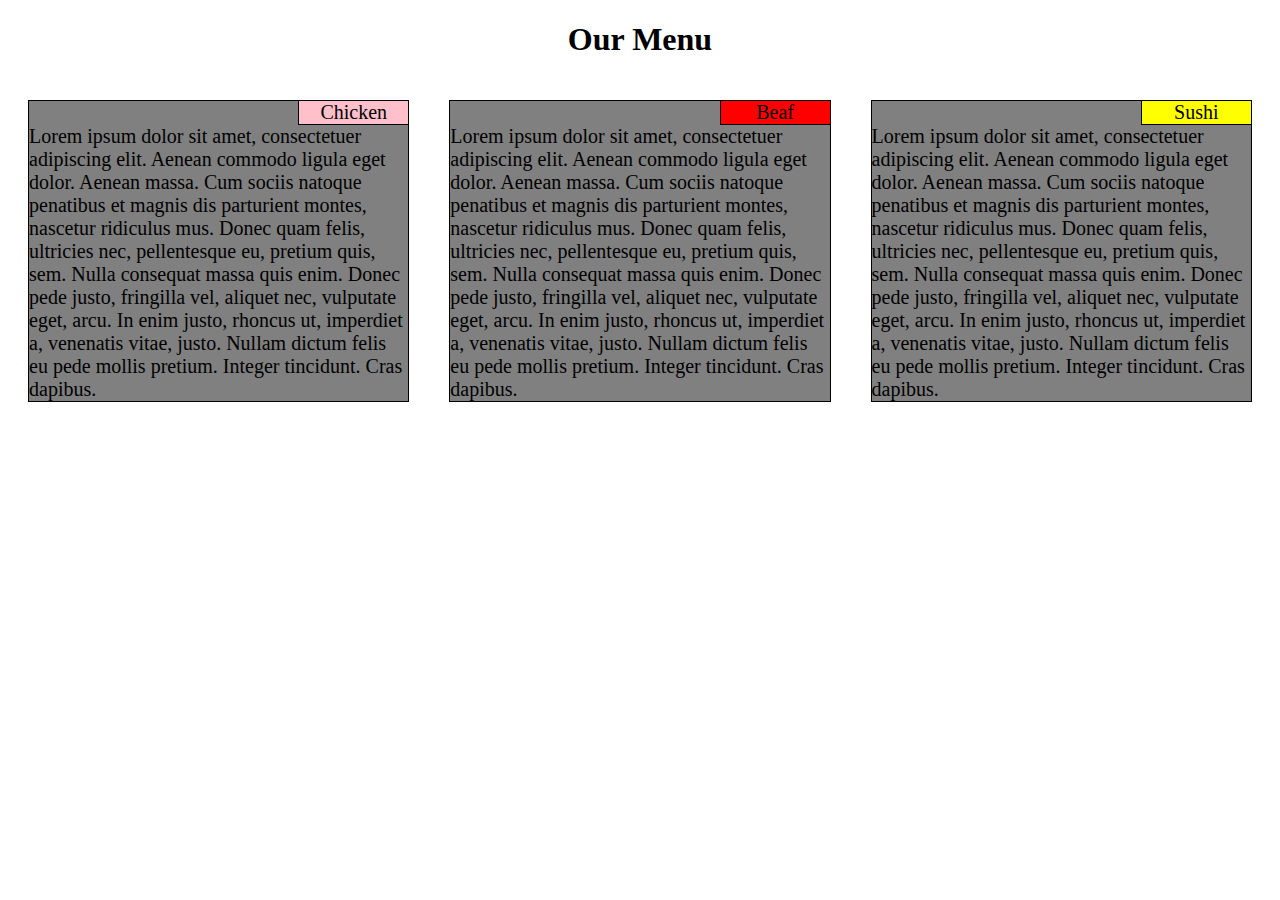
<file: mod2_sol/index.html>
<!doctype html>
<html>
<head>
    <meta charset="utf-8">
    <meta name="viewport" content="width=device-width, initial-scale=1">
    <title>

    </title>
    <link rel="stylesheet" href="style.css">

</head>
<body>
    <h1>Our Menu</h1>
    <div class="container-fluid">
        <div class="row px-2">
            <div class="col-lg-4 col-md-6 parentDiv">
            <div class="childDiv">
            <div class="divspan"><span id="span1">Chicken</span></div>
            <div>
                        Lorem ipsum dolor sit amet, consectetuer adipiscing elit. Aenean commodo ligula eget dolor. Aenean massa. Cum sociis natoque penatibus et magnis dis parturient montes, nascetur ridiculus mus. Donec quam felis, ultricies nec, pellentesque eu, pretium quis, sem. Nulla consequat massa quis enim. Donec pede justo, fringilla vel, aliquet nec, vulputate eget, arcu. In enim justo, rhoncus ut, imperdiet a, venenatis vitae, justo. Nullam dictum felis eu pede mollis pretium. Integer tincidunt. Cras dapibus. 
            </div>

            </div>
            </div>
            <div class="col-lg-4 col-md-6 parentDiv">
            <div class="childDiv">
            <div class="divspan"><span id="span2">Beaf</span></div>
            <div>
                        Lorem ipsum dolor sit amet, consectetuer adipiscing elit. Aenean commodo ligula eget dolor. Aenean massa. Cum sociis natoque penatibus et magnis dis parturient montes, nascetur ridiculus mus. Donec quam felis, ultricies nec, pellentesque eu, pretium quis, sem. Nulla consequat massa quis enim. Donec pede justo, fringilla vel, aliquet nec, vulputate eget, arcu. In enim justo, rhoncus ut, imperdiet a, venenatis vitae, justo. Nullam dictum felis eu pede mollis pretium. Integer tincidunt. Cras dapibus. 
            </div>

                </div>
            </div>
            <div class="col-lg-4 col-md-12 parentDiv">
            <div class="childDiv">
            <div class="divspan"><span id="span3">Sushi</span></div>
            <div>
                        Lorem ipsum dolor sit amet, consectetuer adipiscing elit. Aenean commodo ligula eget dolor. Aenean massa. Cum sociis natoque penatibus et magnis dis parturient montes, nascetur ridiculus mus. Donec quam felis, ultricies nec, pellentesque eu, pretium quis, sem. Nulla consequat massa quis enim. Donec pede justo, fringilla vel, aliquet nec, vulputate eget, arcu. In enim justo, rhoncus ut, imperdiet a, venenatis vitae, justo. Nullam dictum felis eu pede mollis pretium. Integer tincidunt. Cras dapibus. 
            </div>

            </div>
            </div>
        </div>
    </div>
</body>
</file>
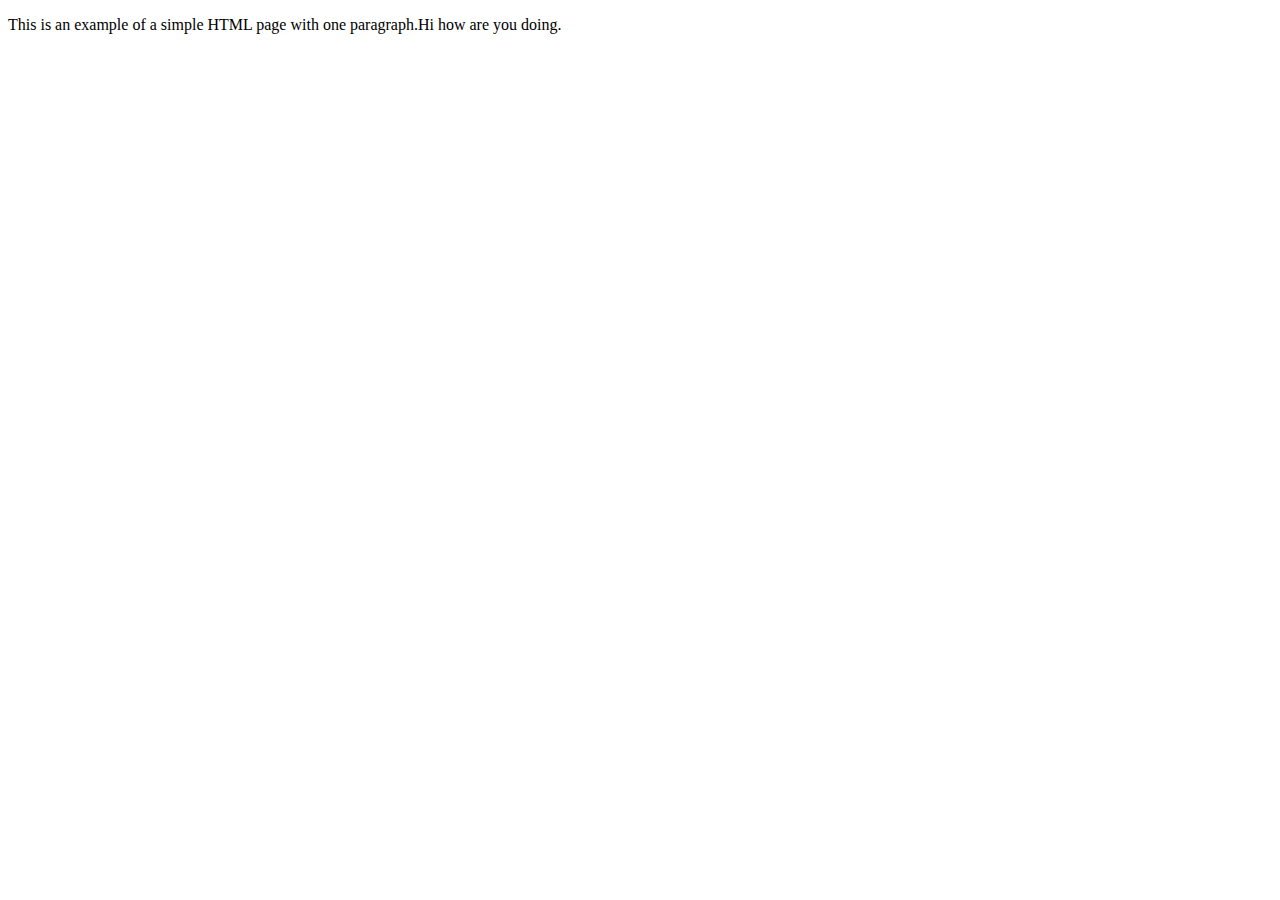
<file: new/index.html>
<!DOCTYPE html>
<html>
    <head>
        <title>Example</title>
    </head>
    <body>
        <p>This is an example of a simple HTML page with one paragraph.Hi how are you doing. 
        </p>
    </body>
</html>
</file>
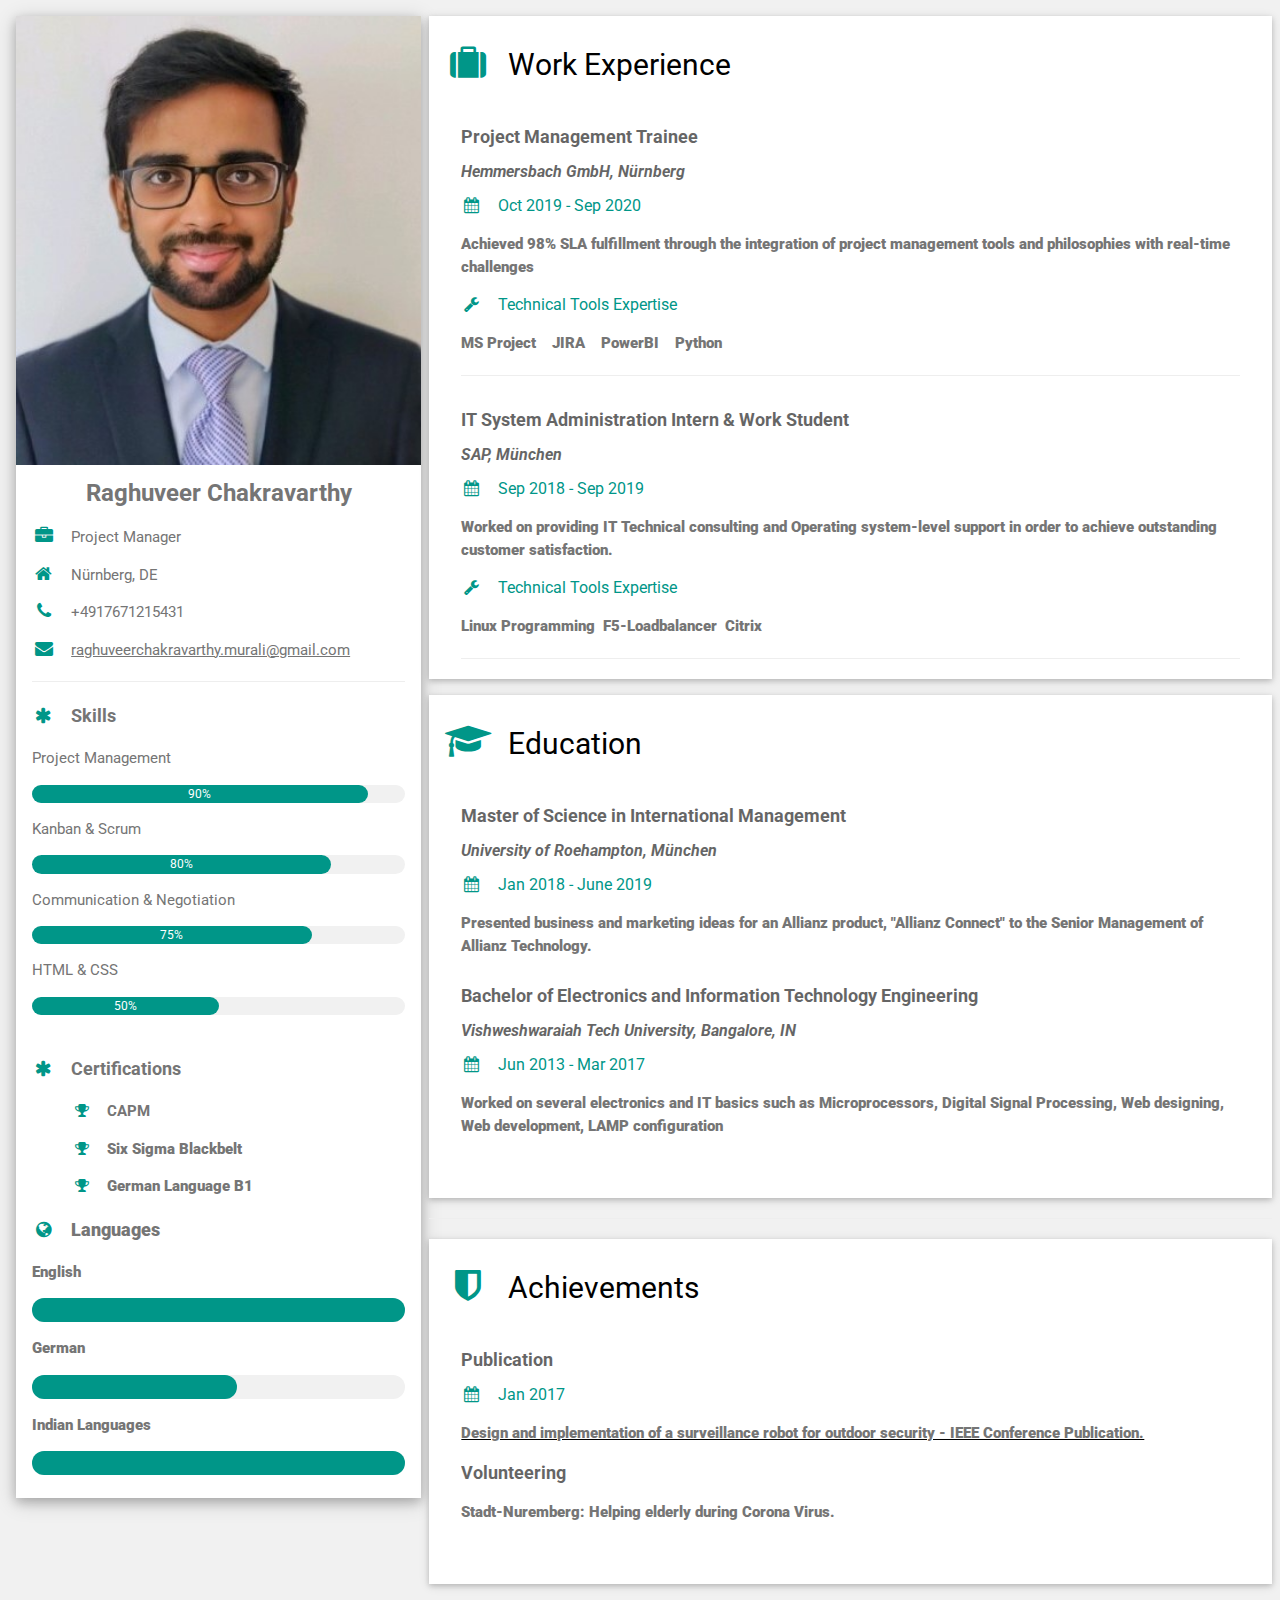
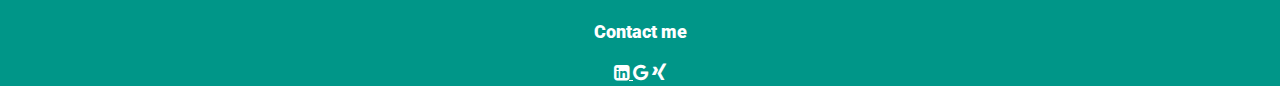
<file: CV/CV.html>
<!DOCTYPE html>
<html>
<title>Raghuveer Chakravarthy</title>
<meta charset="UTF-8">
<meta name="viewport" content="width=device-width, initial-scale=1">
<link rel="stylesheet" href="https://www.w3schools.com/w3css/4/w3.css">
<link rel='stylesheet' href='https://fonts.googleapis.com/css?family=Roboto'>
<link rel="stylesheet" href="https://cdnjs.cloudflare.com/ajax/libs/font-awesome/4.7.0/css/font-awesome.min.css">
<style>
html,body,h1,h2,h3,h4,h5,h6 {font-family: "Roboto", sans-serif}
</style>
<body class="w3-light-grey">

<!-- Page Container -->
<div class="w3-content w3-margin-top" style="max-width:1400px;">

  <!-- The Grid -->
  <div class="w3-row-padding">
  
    <!-- Left Column -->
    <div class="w3-third">
    
      <div class="w3-white w3-text-grey w3-card-4">
        <div class="w3-display-container">
          <img src="0.jpg" alt="My Photo" style="width:100%">
          <div class="w3-display-bottomleft w3-container w3-text-black">
            
          </div>
        </div>
        <div class="w3-container">
          <h3><center><b>Raghuveer Chakravarthy</b></center></h3>
          <p><i class="fa fa-briefcase fa-fw w3-margin-right w3-large w3-text-teal"></i>Project Manager</p>
          <p><i class="fa fa-home fa-fw w3-margin-right w3-large w3-text-teal"></i>Nürnberg, DE</p>
          <p><i class="fa fa-phone fa-fw w3-margin-right w3-large w3-text-teal"></i>+4917671215431</p>
          <p><i class="fa fa-envelope fa-fw w3-margin-right w3-large w3-text-teal"><a href="mailto:raghuveer.chakravarthymurali@gmail.com"> </i>raghuveerchakravarthy.murali@gmail.com</a></p>
          <hr>

          <p class="w3-large"><b><i class="fa fa-asterisk fa-fw w3-margin-right w3-text-teal"></i>Skills</b></p>
          <p>Project Management</p>
          <div class="w3-light-grey w3-round-xlarge w3-small">
            <div class="w3-container w3-center w3-round-xlarge w3-teal" style="width:90%">90%</div>
          </div>
          <p>Kanban & Scrum </p>
          <div class="w3-light-grey w3-round-xlarge w3-small">
            <div class="w3-container w3-center w3-round-xlarge w3-teal" style="width:80%">
              <div class="w3-center w3-text-white">80%</div>
            </div>
          </div>
          <p>Communication & Negotiation</p>
          <div class="w3-light-grey w3-round-xlarge w3-small">
            <div class="w3-container w3-center w3-round-xlarge w3-teal" style="width:75%">75%</div>
          </div>
          <p>HTML & CSS</p>
          <div class="w3-light-grey w3-round-xlarge w3-small">
            <div class="w3-container w3-center w3-round-xlarge w3-teal" style="width:50%">50%</div>
          </div>
          <br>

          <p class="w3-large"><b><i class="fa fa-asterisk fa-fw w3-margin-right w3-text-teal"></i>Certifications</b></p>

          <ul><p class=><b><i class="fa fa-trophy fa-fw w3-margin-right w3-text-teal"></i>CAPM</p></ul>

          <ul><p class=><b><i class="fa fa-trophy fa-fw w3-margin-right w3-text-teal"></i>Six Sigma Blackbelt</p></ul>

          <ul><p class=><b><i class="fa fa-trophy fa-fw w3-margin-right w3-text-teal"></i>German Language B1</p></ul>


          <p class="w3-large w3-text-theme"><b><i class="fa fa-globe fa-fw w3-margin-right w3-text-teal"></i>Languages</b></p>
          <p>English</p>
          <div class="w3-light-grey w3-round-xlarge">
            <div class="w3-round-xlarge w3-teal" style="height:24px;width:100%"></div>
          </div>
          <p>German</p>
          <div class="w3-light-grey w3-round-xlarge">
            <div class="w3-round-xlarge w3-teal" style="height:24px;width:55%"></div>
          </div>
          <p>Indian Languages</p>
          <div class="w3-light-grey w3-round-xlarge">
            <div class="w3-round-xlarge w3-teal" style="height:24px;width:100%"></div>
          </div>
          <br>
        </div>
      </div><br>
    
    <!-- End Left Column -->
    </div>

    <!-- Right Column -->
    
    <div class="w3-twothird">
    
      <div class="w3-container w3-card w3-white w3-margin-bottom">
        <h2 class=" w3-padding-16"><i class="fa fa-suitcase fa-fw w3-margin-right w3-xxlarge w3-text-teal"></i>Work Experience</h2>
        <div class="w3-container">
          <h5 class="w3-opacity"><b>Project Management Trainee </b></h5>
          <h6 class="w3-opacity"><b><i>Hemmersbach GmbH, Nürnberg</i></b></h6>
          <h6 class="w3-text-teal"><i class="fa fa-calendar fa-fw w3-margin-right"></i>Oct 2019 - Sep 2020</h6>
          <p class="w3-text-grey">Achieved 98% SLA fulfillment through the integration of project management tools and philosophies with real-time challenges</p>
          <h6 class="w3-text-teal"><i class="fa fa-wrench fa-fw w3-margin-right"></i>Technical Tools Expertise</h6>
          <p class="w3-text-grey">MS Project &nbsp&nbsp JIRA &nbsp&nbsp PowerBI &nbsp&nbsp Python </p></p>
          <hr>
         </div>
         <div class="w3-container">
          <h5 class="w3-opacity"><b>IT System Administration Intern & Work Student</b></h5>
          <h6 class="w3-opacity"><b><i>SAP, München</i></b></h6>
          <h6 class="w3-text-teal"><i class="fa fa-calendar fa-fw w3-margin-right"></i>Sep 2018 - Sep 2019</h6>
          <p class="w3-text-grey">Worked on providing IT Technical consulting and Operating system-level support in order to achieve outstanding customer satisfaction.
          <h6 class="w3-text-teal"><i class="fa fa-wrench fa-fw w3-margin-right"></i>Technical Tools Expertise</h6>
          <p class="w3-text-grey">Linux Programming&nbsp&nbspF5-Loadbalancer&nbsp&nbspCitrix </p></p>
          <hr>
        </div>
       </div> 

      <div class="w3-container w3-card w3-white">
        <h2 class=" w3-padding-16"><i class="fa fa-graduation-cap fa-fw w3-margin-right w3-xxlarge w3-text-teal"></i>Education</h2>
        <div class="w3-container">
          <h5 class="w3-opacity"><b>Master of Science in International Management</b></h5>
          <h6 class="w3-opacity"><b><i>University of Roehampton, München </i></b></h6>
          <h6 class="w3-text-teal"><i class="fa fa-calendar fa-fw w3-margin-right"></i>Jan 2018 - June 2019</h6>
          <p class="w3-text-grey">
          Presented business and marketing ideas for an Allianz product, "Allianz Connect" to the Senior Management of Allianz Technology.</p>
        </div>
        <div class="w3-container">
          <h5 class="w3-opacity"><b>Bachelor of Electronics and Information Technology Engineering</b></h5>
          <h6 class="w3-opacity"><b><i>Vishweshwaraiah Tech University, Bangalore, IN</i></b></h6>
          <h6 class="w3-text-teal"><i class="fa fa-calendar fa-fw w3-margin-right"></i>Jun 2013 - Mar 2017</h6>
          <p class="w3-text-grey">Worked on several electronics and IT basics such as Microprocessors, Digital Signal Processing, Web designing, Web development, LAMP configuration </p>
          <br></br>
        </div>
      </div>

       
        <hr>
         <div class="w3-container w3-card w3-white">
        <h2 class=" w3-padding-16"><i class="fa fa-shield fa-fw w3-margin-right w3-xxlarge w3-text-teal"></i>Achievements</h2>
        <div class="w3-container">
          <h5 class="w3-opacity"><b>Publication</b></h5>
          <h6 class="w3-text-teal"><i class="fa fa-calendar fa-fw w3-margin-right"></i>Jan 2017</h6>
          <a href="https://ieeexplore.ieee.org/document/8256885">
            <p class="w3-text-grey"> Design and implementation of a surveillance robot for outdoor security - IEEE Conference Publication.</p></a>
          
          <h5 class="w3-opacity"><b>Volunteering</b></h5>
          <p class="w3-text-grey">Stadt-Nuremberg: Helping elderly during Corona Virus.</p>
          <br></br>
        </div>
          
        </div>

    <!-- End Right Column -->
    </div>
  </div>  
  <!-- End Grid -->
  </div>
  
  <!-- End Page Container -->
</div>

<footer class="w3-container w3-teal w3-center w3-margin-top">
  <p class="w3-large">Contact me</p>
  
  <a href="https://www.linkedin.com/in/raghuveer-chakravarthy-463297157/"target="_blank"><i class="fa fa-linkedin-square w3-large w3-hover-opacity"></i>
  </a>  
  <a href="mailto:raghuveerchakravarthy.murali@gmail.com"target="_blank"> 
  <i class="fa fa-google w3-large w3-hover-opacity"></i></a> 

  <a href="https://www.xing.com/profile/Raghuveer_Chakravarthy/cv"target="_blank"> 
  <i class="fa fa-xing w3-large w3-hover-opacity"></i></a>

  
</footer>


</body>
</html>
</file>
<file: mod2_sol/style.css>
h1{
	text-align: center;
}

* {
	box-sizing: border-box !important;
}

.row {
	width: 100%;
	font-size:20px;
}

/********** Desktop View **********/
@media (min-width: 992px) {
	.col-lg-1, .col-lg-2, .col-lg-3, .col-lg-4,
	.col-lg-5, .col-lg-6, .col-lg-7, .col-lg-8,
	.col-lg-9, .col-lg-10, .col-lg-11, .col-lg-12 
	{
		float: left;

	}
	.col-lg-1 {
		width: 8.33%;
	}
	.col-lg-2 {
		width: 16.66%;
	}
	.col-lg-3 {
		width: 25%;
	}
	.col-lg-4 {
		width: 33.33%;
	}
	.col-lg-5 {
		width: 41.66%;
	}
	.col-lg-6 {
		width: 50%;
	}
	.col-lg-7 {
		width: 58.33%;
	}
	.col-lg-8 {
		width: 66.66%;
	}
	.col-lg-9 {
		width: 74.99%;
	}
	.col-lg-10 {
		width: 83.33%;
	}
	.col-lg-11 {
		width: 91.66%;
	}
	.col-lg-12 {
		width: 100%;
	}
}

/********** Tablet View **********/
@media (min-width: 768px) and (max-width: 991px) {

	.col-md-1, .col-md-2, .col-md-3, .col-md-4,
	.col-md-5, .col-md-6, .col-md-7, .col-md-8,
	.col-md-9, .col-md-10, 
	.col-md-11, .col-md-12
	{
		float: left;

	}
	.col-md-1 {
		width: 8.33%;
	}
	.col-md-2 {
		width: 16.66%;
	}
	.col-md-3 {
		width: 25%;
	}
	.col-md-4 {
		width: 33.33%;
	}
	.col-md-5 {
		width: 41.66%;
	}
	.col-md-6 {
		width: 50%;
	}
	.col-md-7 {
		width: 58.33%;
	}
	.col-md-8 {
		width: 66.66%;
	}
	.col-md-9 {
		width: 74.99%;
	}
	.col-md-10 {
		width: 83.33%;
	}
	.col-md-11 {
		width: 91.66%;
	}
	.col-md-12 {
		width: 100%;
	}
}

.parentDiv{
	padding:20px;

}

.childDiv{
	
	background-color:gray;
	border:1px solid black;
}

.divspan{
	display: flex !important;
}

span{
	margin-left: auto !important;
	border-left:1px solid black;
	border-bottom:1px solid black;
	width:110px;
	text-align:center;
}

#span1{
	background-color:pink;  
}
#span2{
	background-color:red;
}
#span3{
	background-color:yellow;
}
</file>
